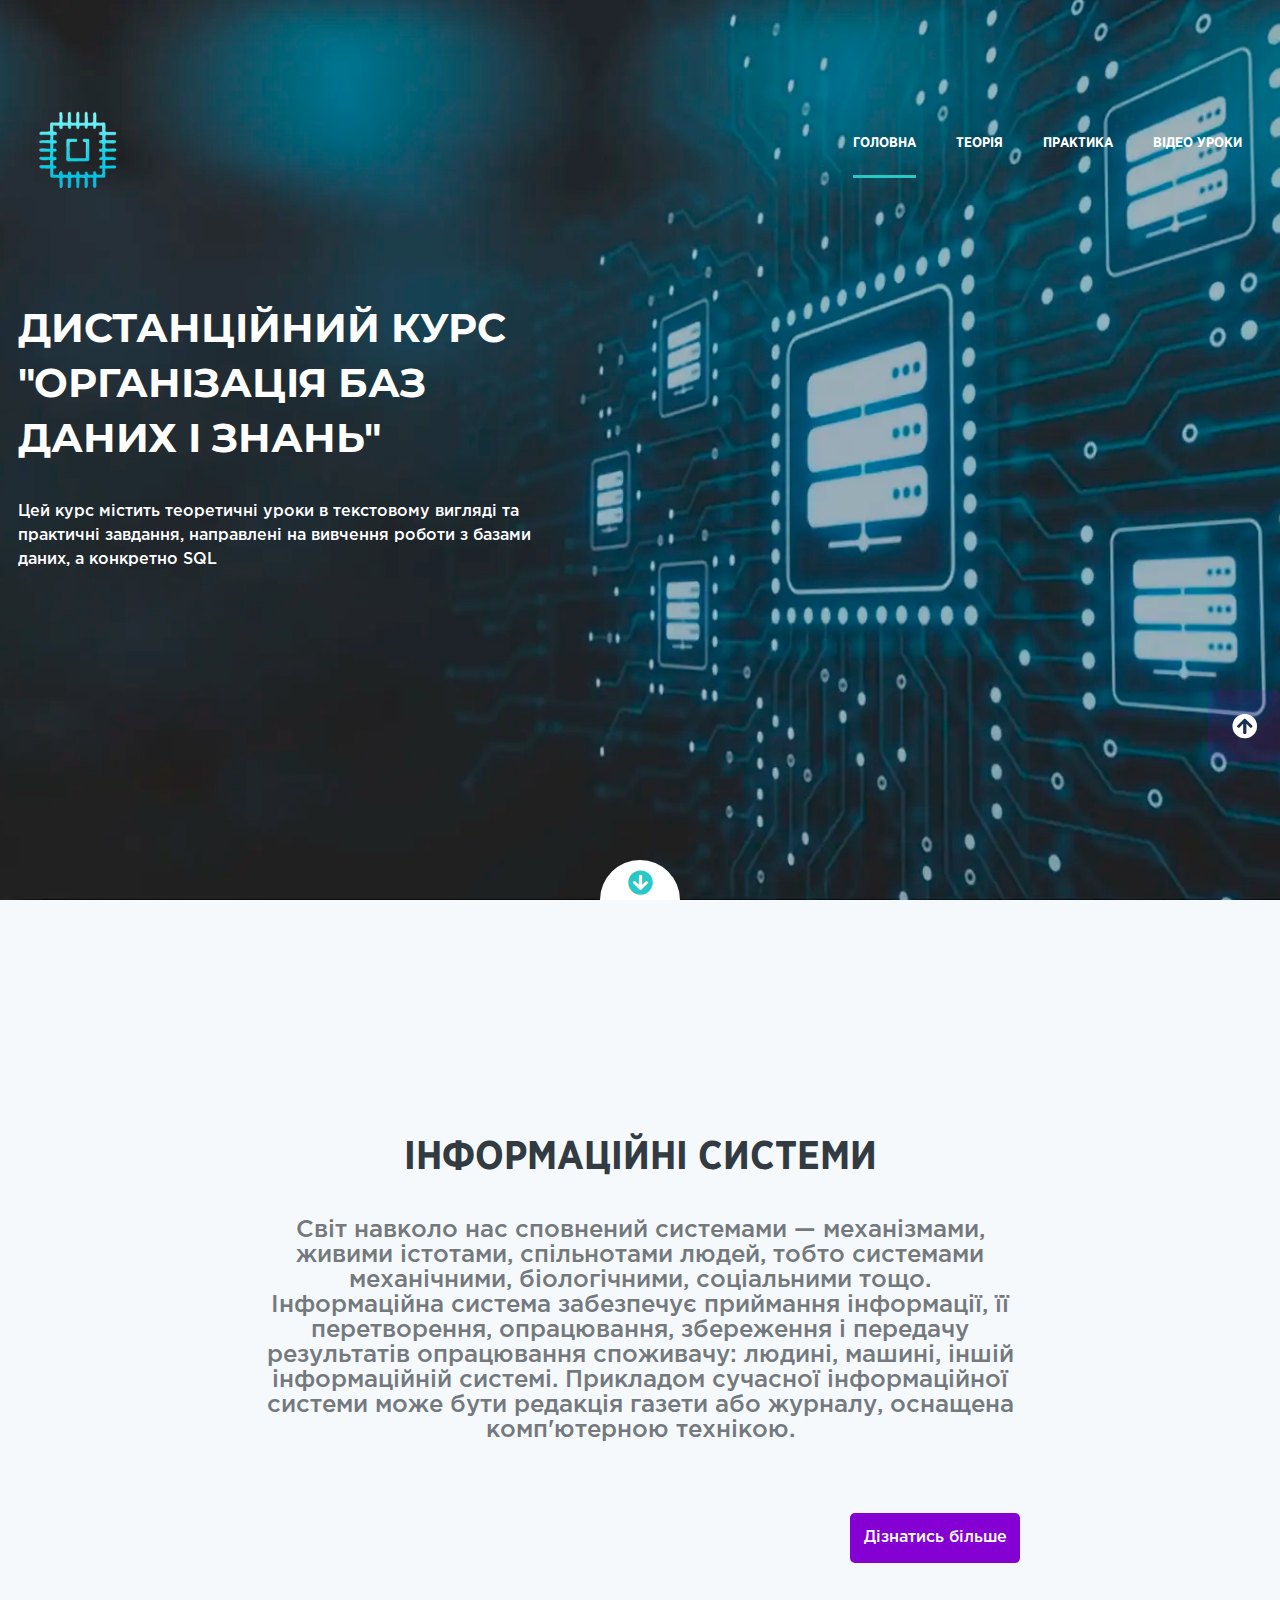
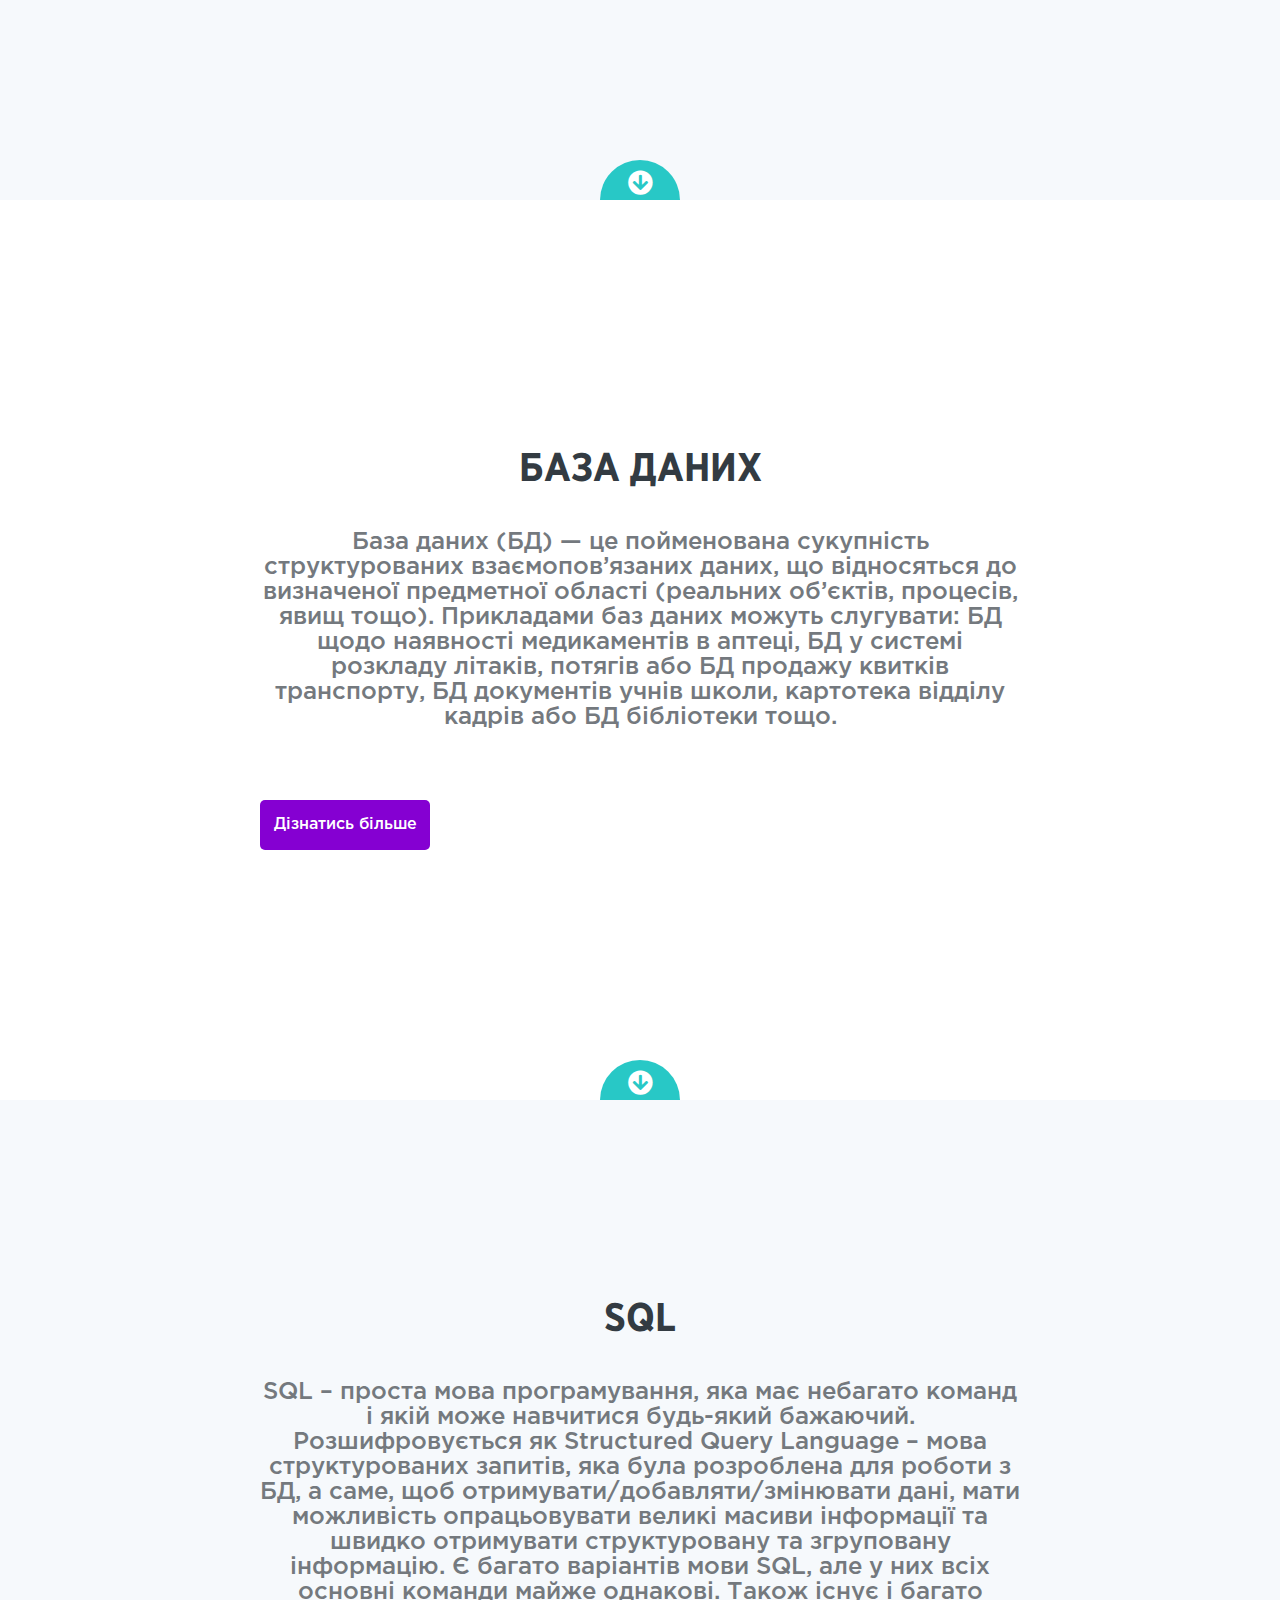
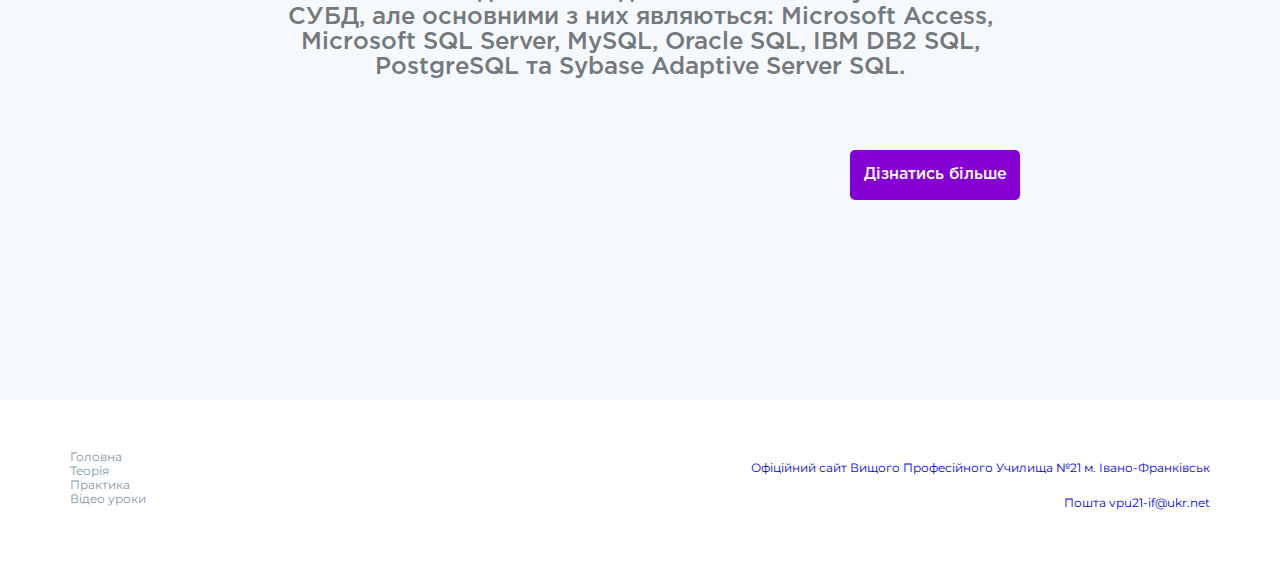
<file: index.html>
<!DOCTYPE html>
<html lang="ua">
<head>
    <meta charset="UTF-8">
    <meta http-equiv="X-UA-Compatible" content="IE=edge">
    <meta name="viewport" content="width=device-width, initial-scale=1.0">
    <title>Уроки по SQL</title>
    <link rel="stylesheet" href="css/style.css">
    <link rel="stylesheet" href="fonts/fontawesome/css/all.css">
    <link rel="shortcut icon" href="image/1287883.ico"">
</head>
<body>
   <header id="up">
       <div class="limit">
            <nav>
                <div class="logo">
                    <img src="image/1287883.png" alt="logo">
                </div>
                <div class="burger">
                    <div class="btn">
                        <div class="line"></div>
                        <div class="line"></div>
                        <div class="line"></div>
                    </div>
                    <div class="link">
                        <p class="active"><a href="./index.html">Головна</a></p>
                        <p><a href="./theory.html">Теорія</a></p>
                        <p><a href="./practice.html">Практика</a></p>
                        <p><a href="./video.html">Відео уроки</a></p>
                    </div>
                </div>
                <div class="menu">
                    <div>
                        <p class="active"><a href="./index.html">Головна</a></p>
                        <p><a href="./theory.html">Теорія</a></p>
                        <p><a href="./practice.html">Практика</a></p>
                        <p><a href="./video.html">Відео уроки</a></p>
                    </div>
                </div>
            </nav>
            <div class="contentHeader">
                <div class="text">
                    <h1>Дистанційний курс "Організація баз даних і знань"</h1>
                    <p>Цей курс містить теоретичні уроки в текстовому вигляді та практичні завдання, направлені на вивчення роботи з базами даних, а конкретно SQL</p>
                </div>
                <div class="scrollDown">
                    <a href="#systemIt">
                        <i class="fas fa-arrow-circle-right"></i>
                    </a>
                </div>
            </div>
       </div>
   </header>
   <main>
       <div id="systemIt">
            <div class="limit">
                <h2>ІНФОРМАЦІЙНІ СИСТЕМИ</h2>
                <p>Світ навколо нас сповнений системами — механізмами, живими істотами,
                    спільнотами людей, тобто системами механічними, біологічними, соціальними
                    тощо.
                    Інформаційна система забезпечує приймання інформації, її перетворення,
                    опрацювання, збереження і передачу результатів опрацювання споживачу:
                    людині, машині, іншій інформаційній системі. Прикладом сучасної
                    інформаційної системи може бути редакція газети або журналу, оснащена
                    комп'ютерною технікою.</p>
                <div class="teh">
                    <div class="button">
                        <a href="./theory.html">Дізнатись більше</a>
                    </div>
                </div>
                <div class="scrollDown">
                    <a href="#BDIt">
                        <i class="fas fa-arrow-circle-right"></i>
                    </a>
                </div>
            </div>
       </div>
       <div id="BDIt">
            <div class="limit">
                <h2>База даних</h2>
                <p>
                    База даних (БД) — це пойменована сукупність структурованих
                    взаємопов’язаних даних, що відносяться до визначеної предметної області
                    (реальних об’єктів, процесів, явищ тощо). Прикладами баз даних можуть
                    слугувати: БД щодо наявності медикаментів в аптеці, БД у системі розкладу
                    літаків, потягів або БД продажу квитків транспорту, БД документів учнів
                    школи, картотека відділу кадрів або БД бібліотеки тощо.
                </p>
                <div class="teh">
                    <div class="button">
                        <a href="./theory.html">Дізнатись більше</a>
                    </div>
                </div>
                <div class="scrollDown">
                    <a href="#sqlIt">
                        <i class="fas fa-arrow-circle-right"></i>
                    </a>
                </div>
            </div>
       </div>
       <div id="sqlIt"> 
            <div class="limit">
                <h2>SQL</h2>
                <p>
                    SQL – проста мова програмування, яка має небагато команд і якій може
                    навчитися будь-який бажаючий. Розшифровується як Structured Query
                    Language – мова структурованих запитів, яка була розроблена для роботи з БД,
                    а саме, щоб отримувати/добавляти/змінювати дані, мати можливість
                    опрацьовувати великі масиви інформації та швидко отримувати структуровану
                    та згруповану інформацію. Є багато варіантів мови SQL, але у них всіх основні
                    команди майже однакові. Також існує і багато СУБД, але основними з них
                    являються: Microsoft Access, Microsoft SQL Server, MySQL, Oracle SQL, IBM
                    DB2 SQL, PostgreSQL та Sybase Adaptive Server SQL.
                </p>
                <div class="teh">
                    <div class="button">
                        <a href="./theory.html">Дізнатись більше</a>
                    </div>
                </div>
            </div>
       </div>
   </main>
   <footer>
       <div class="limit">
           <div class="linkFooter">
                <div>
                    <p><a href="./index.html">Головна</a></p>
                    <p><a href="./theory.html">Теорія</a></p>
                    <p><a href="./practice.html">Практика</a></p>
                    <p><a href="./video.html">Відео уроки</a></p>
                </div>
                <div>
                    <p><a href="https://vpu21.if.ua/">Офіційний сайт Вищого Професійного Училища №21 м. Івано-Франківськ</a></p>
                    <p><a href="mailto:vpu21-if@ukr.net" target="_blank">Пошта vpu21-if@ukr.net</a></p>
                </div>
           </div>
       </div>
   </footer>
   <div class="elevatorUp">
        <div class="btn">
            <a href="#up">
                <i class="fas fa-arrow-circle-right"></i>
            </a>
        </div>
   </div>
   <script src="js/script.js"></script>
</body>
</html>
</file>
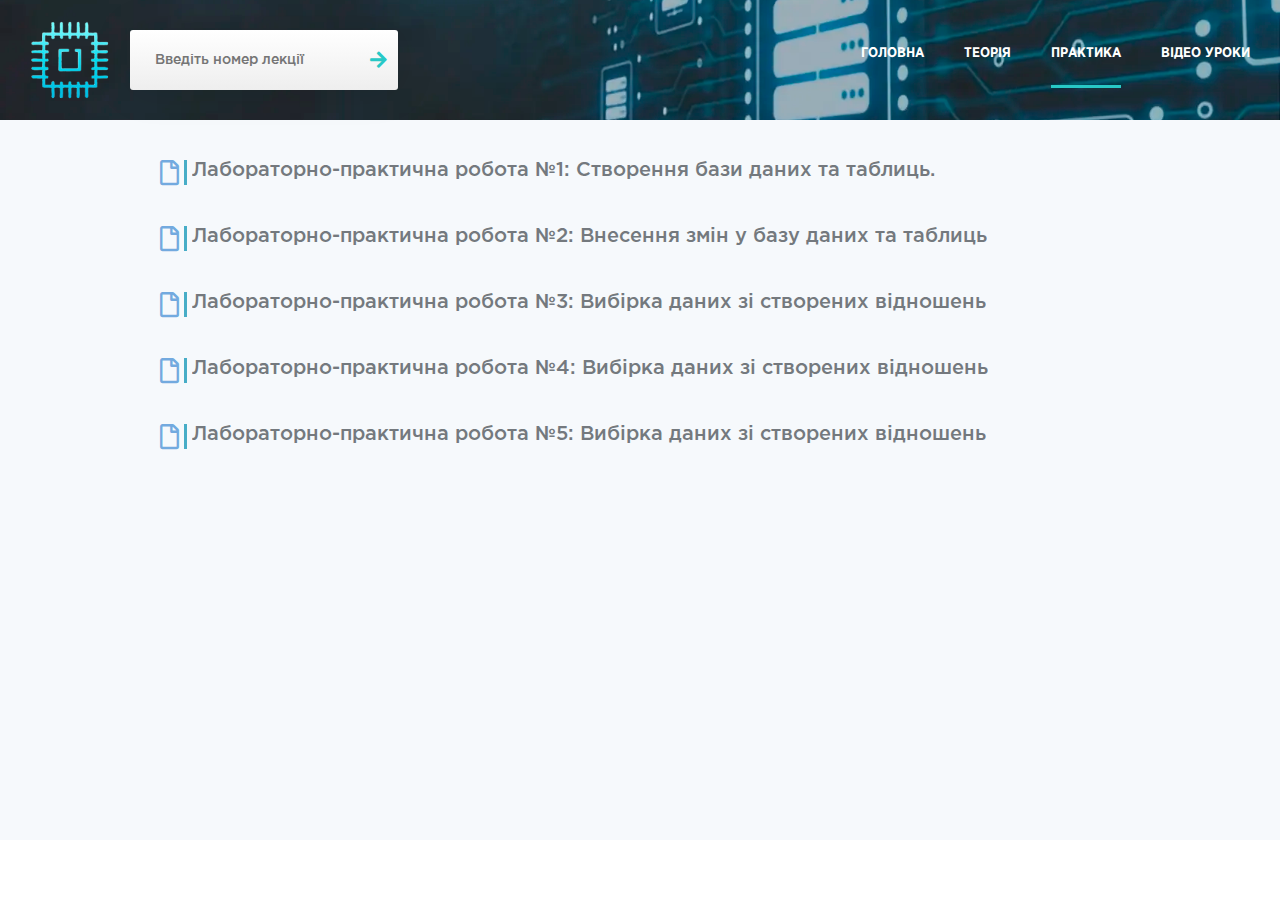
<file: practice.html>
<!DOCTYPE html>
<html lang="ru">
<head>
    <meta charset="UTF-8">
    <meta http-equiv="X-UA-Compatible" content="IE=edge">
    <meta name="viewport" content="width=device-width, initial-scale=1.0">
    <title>Практика SQL</title>
    <link rel="stylesheet" href="css/styleTheoryPractice.css">
    <link rel="stylesheet" href="fonts/fontawesome/css/all.css">
    <link rel="shortcut icon" href="image/1287883.ico"">
</head>
<body>
    <header>
        <div class="limit">
             <nav>
                 <div class="logo">
                     <img src="image/1287883.png" alt="logo">
                 </div>
                 <div class="search">
                     <form action="">
                        <input autocomplete="off" placeholder="Введіть номер лекції" type="text" name="text" id="">
                        <button type="submit"><i class="fas fa-arrow-right"></i></button> 
                     </form>
                </div>
                <div class="burger">
                    <div class="btn">
                        <div class="line"></div>
                        <div class="line"></div>
                        <div class="line"></div>
                    </div>
                    <div class="link">
                        <p class="active"><a href="./index.html">Головна</a></p>
                        <p><a href="./theory.html">Теорія</a></p>
                        <p><a href="./practice.html">Практика</a></p>
                        <p><a href="./video.html">Відео уроки</a></p>
                    </div>
                </div>
                 <div class="menu">
                     <div>
                         <p><a href="./index.html">Головна</a></p>
                         <p><a href="./theory.html">Теорія</a></p>
                         <p class="active"><a href="./practice.html">Практика</a></p>
                         <p><a href="./video.html">Відео уроки</a></p>
                     </div>
                 </div>
             </nav>
        </div>
    </header>
    <main>
        <div class="limit">
            
        </div>
    </main>
    <div class="modalLesson">
        <div class="header">
            <div class="close"><i class="fas fa-arrow-left"></i> Назад</div>
            <div class="download"><a href="" rel="nofollow" target="_blank">Скачать <i class="fas fa-file-download"></i></a></div>
            <div class="tehHide"></div>
        </div>
        <img src="./image/load.gif" alt="">
        <div class="content"></div>
    </div>
   <script src="js/script.js"></script>
</body>
</html>
</file>
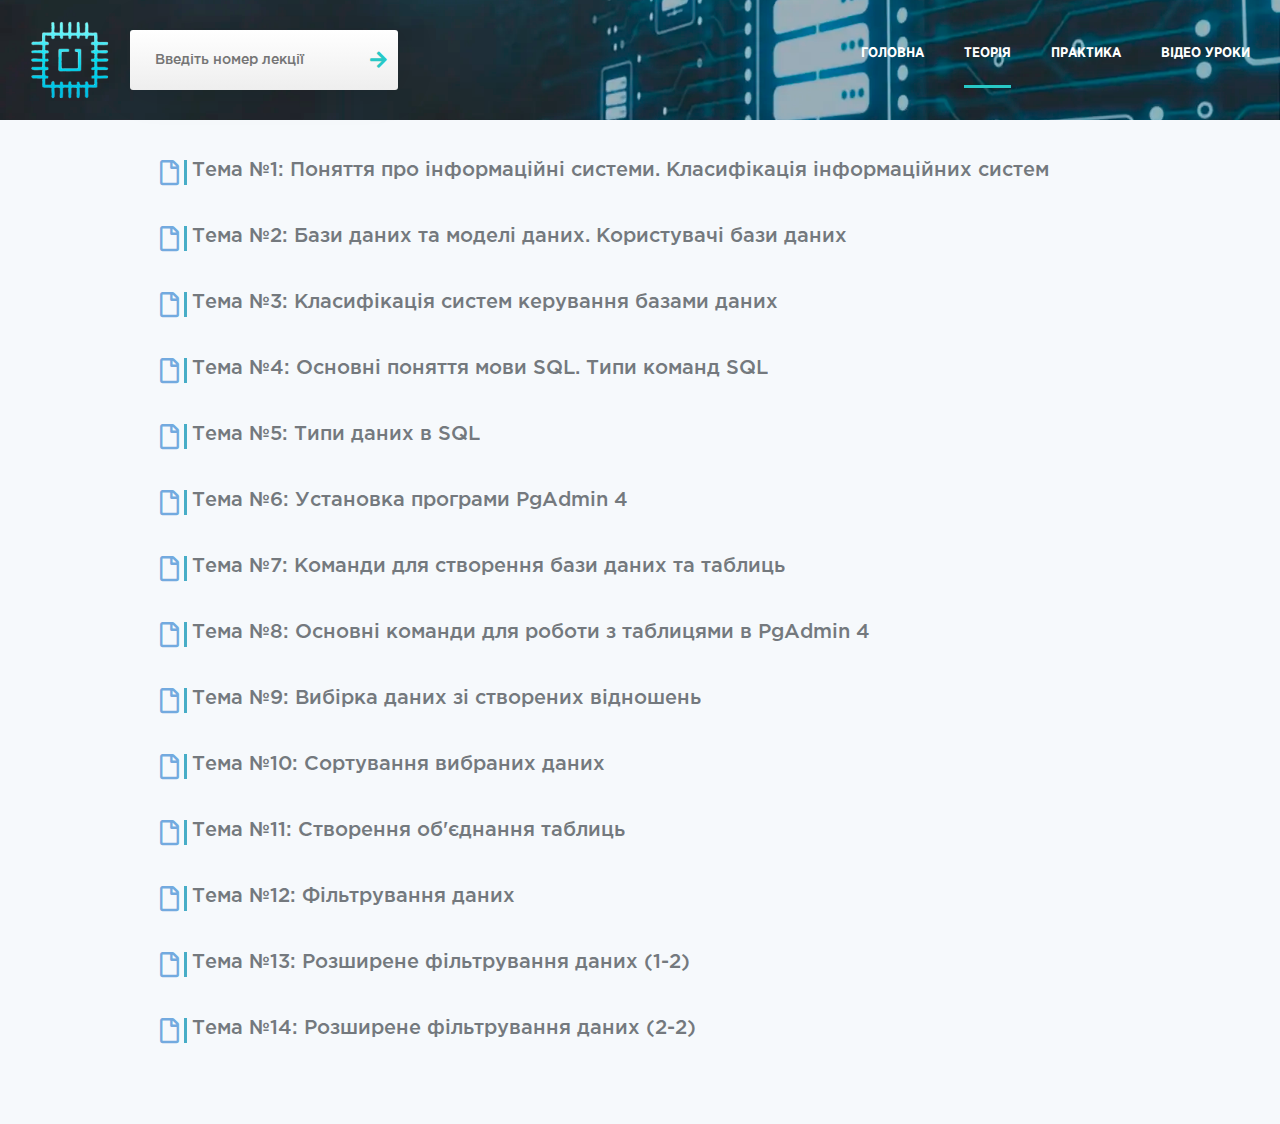
<file: theory.html>
<!DOCTYPE html>
<html lang="ru">
<head>
    <meta charset="UTF-8">
    <meta http-equiv="X-UA-Compatible" content="IE=edge">
    <meta name="viewport" content="width=device-width, initial-scale=1.0">
    <title>Теорія SQL</title>
    <link rel="stylesheet" href="css/styleTheoryPractice.css">
    <link rel="stylesheet" href="fonts/fontawesome/css/all.css">
    <link rel="shortcut icon" href="image/1287883.ico"">
</head>
<body>
    <header>
        <div class="limit">
             <nav>
                 <div class="logo">
                     <img src="image/1287883.png" alt="logo">
                 </div>
                 <div class="search">
                     <form action="">
                        <input autocomplete="off" placeholder="Введіть номер лекції" type="text" name="text" id="">
                        <button type="submit"><i class="fas fa-arrow-right"></i></button> 
                     </form>
                </div>
                <div class="burger">
                    <div class="btn">
                        <div class="line"></div>
                        <div class="line"></div>
                        <div class="line"></div>
                    </div>
                    <div class="link">
                        <p class="active"><a href="./index.html">Головна</a></p>
                        <p><a href="./theory.html">Теорія</a></p>
                        <p><a href="./practice.html">Практика</a></p>
                        <p><a href="./video.html">Відео уроки</a></p>
                    </div>
                </div>
                 <div class="menu">
                     <div>
                         <p><a href="./index.html">Головна</a></p>
                         <p class="active"><a href="./theory.html">Теорія</a></p>
                         <p><a href="./practice.html">Практика</a></p>
                         <p><a href="./video.html">Відео уроки</a></p>
                     </div>
                 </div>
             </nav>
        </div>
    </header>
    <main>
        <div class="limit">
            
        </div>
    </main>
    <div class="modalLesson">
        <div class="header">
            <div class="close"><i class="fas fa-arrow-left"></i> Назад</div>
            <div class="download"><a href="" rel="nofollow" target="_blank">Скачать <i class="fas fa-file-download"></i></a></div>
            <div class="tehHide"></div>
        </div>
        <img src="./image/load.gif" alt="">
        <div class="content"></div>
    </div>
   <script src="js/script.js"></script>
</body>
</html>
</file>
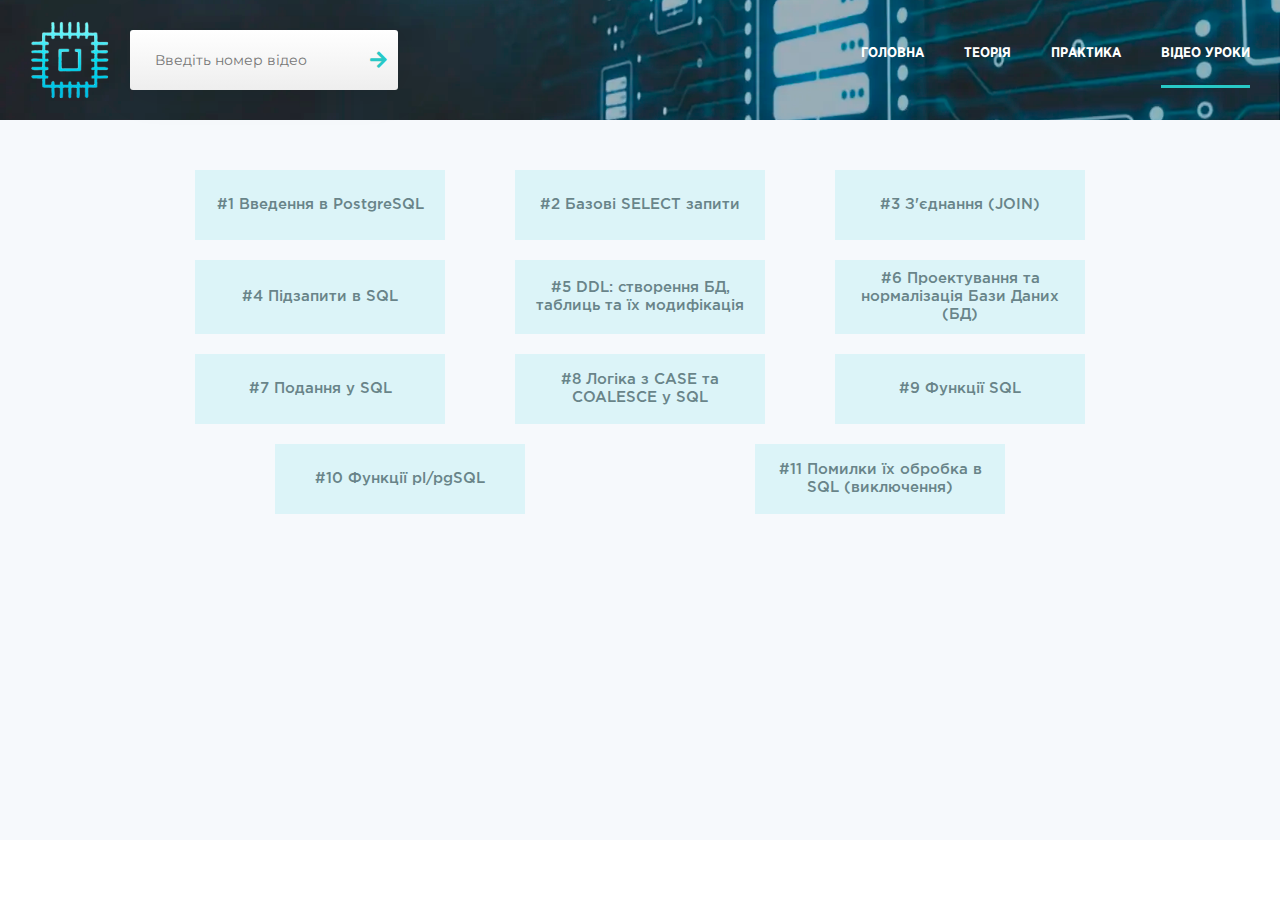
<file: video.html>
<!DOCTYPE html>
<html lang="en">
<head>
    <meta charset="UTF-8">
    <meta http-equiv="X-UA-Compatible" content="IE=edge">
    <meta name="viewport" content="width=device-width, initial-scale=1.0">
    <title>Відео уроки по SQL</title>
    <link rel="stylesheet" href="css/video.css">
    <link rel="stylesheet" href="fonts/fontawesome/css/all.css">
    <link rel="shortcut icon" href="image/1287883.ico"">
</head>
<body>
    <header>
        <div class="limit">
             <nav>
                 <div class="logo">
                     <img src="image/1287883.png" alt="logo">
                 </div>
                 <div class="search">
                    <form action="">
                        <input autocomplete="off" placeholder="Введіть номер відео" type="text" name="text" id="">
                        <button type="submit"><i class="fas fa-arrow-right"></i></button> 
                    </form>
                </div>
                <div class="burger">
                    <div class="btn">
                        <div class="line"></div>
                        <div class="line"></div>
                        <div class="line"></div>
                    </div>
                    <div class="link">
                        <p class="active"><a href="./index.html">Головна</a></p>
                        <p><a href="./theory.html">Теорія</a></p>
                        <p><a href="./practice.html">Практика</a></p>
                        <p><a href="./video.html">Відео уроки</a></p>
                    </div>
                </div>
                 <div class="menu">
                     <div>
                         <p><a href="./index.html">Головна</a></p>
                         <p><a href="./theory.html">Теорія</a></p>
                         <p><a href="./practice.html">Практика</a></p>
                         <p class="active"><a href="./video.html">Відео уроки</a></p>
                     </div>
                 </div>
             </nav>
        </div>
    </header>
    <main>
        <div class="limit">
        </div>
    </main>
    <div class="modalLesson">
        <div class="header">
            <div class="close"><i class="fas fa-arrow-left"></i> Назад</div>
            <div class="tehHide"></div>
        </div>
        <img src="./image/load.gif" alt="">
        <div class="content">
            <div id="frame"></div>
        </div>
    </div>
    <script src="js/script.js"></script>
</body>
</html>
</file>
<file: css/style.css>
@charset "UTF-8";
/*Обнуление*/
@import url("https://fonts.googleapis.com/css2?family=Fira+Sans:wght@700&family=Montserrat:wght@400;700&display=swap");
* {
  padding: 0;
  margin: 0;
  border: 0;
}

*, *:before, *:after {
  -webkit-box-sizing: border-box;
  box-sizing: border-box;
}

:focus, :active {
  outline: none;
}

a:focus, a:active {
  outline: none;
}

nav, footer, header, aside {
  display: block;
}

html, body {
  font-size: 100%;
  line-height: 1;
  font-size: 14px;
  -ms-text-size-adjust: 100%;
  -moz-text-size-adjust: 100%;
  -webkit-text-size-adjust: 100%;
}

input, button, textarea {
  font-family: inherit;
}

input::-ms-clear {
  display: none;
}

button {
  cursor: pointer;
}

button::-moz-focus-inner {
  padding: 0;
  border: 0;
}

a, a:visited {
  text-decoration: none;
}

a:hover {
  text-decoration: none;
}

ul li {
  list-style: none;
}

img {
  vertical-align: top;
}

h1, h2, h3, h4, h5, h6 {
  font-size: inherit;
  font-weight: 400;
}

/*--------------------*/
@font-face {
  font-family: 'Gotham';
  src: url("../fonts/Gotham/GothamProNarrow-Bold.eot");
  src: local("☺"), url("../fonts/Gotham/GothamProNarrow-Bold.woff") format("woff"), url("../fonts/Gotham/GothamProNarrow-Bold.ttf") format("truetype"), url("../fonts/Gotham/GothamProNarrow-Bold.svg") format("svg");
  font-weight: bold;
  font-style: normal;
}

@font-face {
  font-family: 'Gotham';
  src: url("../fonts/Gotham/GothaProMed.eot");
  src: local("☺"), url("../fonts/Gotham/GothaProMed.woff") format("woff"), url("../fonts/Gotham/GothaProMed.ttf") format("truetype"), url("../fonts/Gotham/GothaProMed.svg") format("svg");
  font-weight: 500;
  font-style: normal;
}

body {
  position: relative;
}

body header {
  min-height: 100vh;
  background-image: url("../image/fon.webp");
  background-repeat: no-repeat;
  background-size: cover;
  background-position: center center;
  position: relative;
}

body header .limit {
  max-width: 1390px;
  height: 100%;
  margin: 0 auto;
  padding: 90px 18px 0;
}

@media (max-width: 1200px) {
  body header .limit {
    padding: 30px 18px 20px;
  }
}

body header .limit nav {
  display: -webkit-box;
  display: -ms-flexbox;
  display: flex;
  -webkit-box-pack: justify;
      -ms-flex-pack: justify;
          justify-content: space-between;
  margin: 0 0 10vh;
}

body header .limit nav .logo {
  width: 120px;
}

body header .limit nav .logo img {
  width: 100%;
}

body header .limit nav .burger {
  display: none;
}

@media (max-width: 600px) {
  body header .limit nav .burger {
    display: -webkit-box;
    display: -ms-flexbox;
    display: flex;
    -webkit-box-orient: vertical;
    -webkit-box-direction: normal;
        -ms-flex-direction: column;
            flex-direction: column;
    -webkit-box-pack: center;
        -ms-flex-pack: center;
            justify-content: center;
  }
}

body header .limit nav .burger .btn {
  display: -webkit-box;
  display: -ms-flexbox;
  display: flex;
  -webkit-box-orient: vertical;
  -webkit-box-direction: normal;
      -ms-flex-direction: column;
          flex-direction: column;
  -webkit-box-pack: justify;
      -ms-flex-pack: justify;
          justify-content: space-between;
  height: 27px;
  position: fixed;
  right: 20px;
  z-index: 1000;
}

body header .limit nav .burger .btn .line {
  width: 30px;
  height: 4px;
  background-color: #62d0e4;
  -webkit-transition: .3s;
  transition: .3s;
}

body header .limit nav .burger .link {
  display: none;
  -webkit-box-orient: vertical;
  -webkit-box-direction: normal;
      -ms-flex-direction: column;
          flex-direction: column;
  -webkit-box-pack: center;
      -ms-flex-pack: center;
          justify-content: center;
  -webkit-box-align: center;
      -ms-flex-align: center;
          align-items: center;
  position: fixed;
  left: 0;
  top: 0;
  z-index: 800;
  width: 100%;
  height: 100vh;
  background-color: #1c242ad0;
  padding: 8px 25px 20px;
  -webkit-transition: .3s;
  transition: .3s;
}

body header .limit nav .burger .link p {
  margin: 10px 0;
}

body header .limit nav .burger .link p a {
  color: #ffffff;
  font-family: "Gotham";
  font-size: 14px;
  font-weight: 400;
  text-transform: uppercase;
  letter-spacing: 1.4px;
  -webkit-transition: color .3s linear;
  transition: color .3s linear;
}

body header .limit nav .burger .link p a:hover {
  color: #bb9c66;
}

body header .limit nav .active .btn .line:nth-child(1) {
  -webkit-transform: rotateZ(-45deg) translateX(-9px) translateY(8px);
          transform: rotateZ(-45deg) translateX(-9px) translateY(8px);
}

body header .limit nav .active .btn .line:nth-child(2) {
  -webkit-transform: rotateZ(45deg);
          transform: rotateZ(45deg);
}

body header .limit nav .active .btn .line:nth-child(3) {
  -webkit-transform: rotateZ(-45deg) translateX(8px) translateY(-8px);
          transform: rotateZ(-45deg) translateX(8px) translateY(-8px);
}

body header .limit nav .active .link {
  display: -webkit-box;
  display: -ms-flexbox;
  display: flex;
}

body header .limit nav .menu {
  display: -webkit-box;
  display: -ms-flexbox;
  display: flex;
  padding: 0 0 15px;
}

@media (max-width: 600px) {
  body header .limit nav .menu {
    display: none;
  }
}

body header .limit nav .menu div {
  display: -webkit-box;
  display: -ms-flexbox;
  display: flex;
  -webkit-box-align: center;
      -ms-flex-align: center;
          align-items: center;
}

body header .limit nav .menu div p {
  position: relative;
  margin: 0 20px;
}

body header .limit nav .menu div p::after {
  position: absolute;
  bottom: -200%;
  left: 0;
  content: "";
  width: 100%;
  height: 3px;
  background-color: #28c8c6;
  -webkit-transition: .4s transform;
  transition: .4s transform;
  -webkit-transform: scaleX(0);
          transform: scaleX(0);
  -webkit-transform-origin: right;
          transform-origin: right;
}

body header .limit nav .menu div p:hover::after {
  -webkit-transform: scaleX(1);
          transform: scaleX(1);
  -webkit-transform-origin: left;
          transform-origin: left;
}

body header .limit nav .menu div p a {
  color: #ffffff;
  font-family: "Gotham";
  font-size: 14px;
  font-weight: 700;
  text-transform: uppercase;
}

body header .limit nav .menu div .active::after {
  -webkit-transform: scaleX(1);
          transform: scaleX(1);
  -webkit-transform-origin: left;
          transform-origin: left;
}

body header .limit nav .menu i {
  margin-left: 10px;
}

body header .limit .contentHeader .text {
  max-width: 530px;
}

body header .limit .contentHeader .text h1 {
  color: #ffffff;
  font-family: "Montserrat", sans-serif;
  font-size: 40px;
  font-weight: 700;
  line-height: 55px;
  text-transform: uppercase;
  margin: 0 0 35px;
}

@media (max-width: 500px) {
  body header .limit .contentHeader .text h1 {
    font-size: 25px;
    line-height: 35px;
  }
}

body header .limit .contentHeader .text p {
  color: #ffffff;
  font-family: "Gotham";
  font-size: 16px;
  font-weight: 500;
  line-height: 24px;
  margin: 0 0 25px;
}

body header .limit .contentHeader .scrollDown {
  position: absolute;
  left: 0;
  right: 0;
  bottom: -40px;
  margin: 0 auto;
  width: 80px;
  height: 80px;
  border-radius: 50%;
  background-color: white;
  cursor: pointer;
  z-index: 100;
}

body header .limit .contentHeader .scrollDown a {
  display: inline-block;
  text-align: center;
  margin-top: 10px;
  width: 100%;
  height: 100%;
}

body header .limit .contentHeader .scrollDown a i {
  font-size: 25px;
  color: #28c8c6;
  -webkit-transform: rotateZ(90deg);
          transform: rotateZ(90deg);
}

body main #systemIt {
  display: -webkit-box;
  display: -ms-flexbox;
  display: flex;
  -webkit-box-pack: end;
      -ms-flex-pack: end;
          justify-content: flex-end;
  position: relative;
  z-index: 100;
  background-color: #f6f9fc;
  background-image: url(../image/box_dataportal_1.jpg);
  background-repeat: no-repeat;
  background-size: contain;
}

body main #systemIt .limit {
  display: -webkit-box;
  display: -ms-flexbox;
  display: flex;
  -webkit-box-orient: vertical;
  -webkit-box-direction: normal;
      -ms-flex-direction: column;
          flex-direction: column;
  -webkit-box-pack: center;
      -ms-flex-pack: center;
          justify-content: center;
  max-width: 800px;
  padding: 40px 20px;
  margin: 0 60px 0 0;
  text-align: center;
  min-height: 100vh;
}

body main #systemIt .limit h2 {
  color: #333b42;
  font-family: "Gotham";
  font-size: 40px;
  font-weight: 700;
  text-transform: uppercase;
  margin: 0 0 40px 0;
}

body main #systemIt .limit p {
  max-width: 800px;
  color: #74797e;
  font-family: "Gotham";
  font-size: 24px;
  font-weight: 500;
  line-height: 25px;
  margin: 0 0 70px 0;
}

body main #BDIt {
  display: -webkit-box;
  display: -ms-flexbox;
  display: flex;
  -webkit-box-pack: start;
      -ms-flex-pack: start;
          justify-content: flex-start;
  position: relative;
  z-index: 101;
  background-color: #ffffff;
  background-image: url("../image/big-data.png");
  background-repeat: no-repeat;
  background-size: 40%;
  background-position: right;
}

body main #BDIt .limit {
  display: -webkit-box;
  display: -ms-flexbox;
  display: flex;
  -webkit-box-orient: vertical;
  -webkit-box-direction: normal;
      -ms-flex-direction: column;
          flex-direction: column;
  -webkit-box-pack: center;
      -ms-flex-pack: center;
          justify-content: center;
  max-width: 800px;
  padding: 40px 20px;
  margin: 0 0 0 60px;
  text-align: center;
  min-height: 100vh;
}

body main #BDIt .limit h2 {
  color: #333b42;
  font-family: "Gotham";
  font-size: 40px;
  font-weight: 700;
  text-transform: uppercase;
  margin: 0 0 40px 0;
}

body main #BDIt .limit p {
  max-width: 800px;
  color: #74797e;
  font-family: "Gotham";
  font-size: 24px;
  font-weight: 500;
  line-height: 25px;
  margin: 0 0 70px 0;
}

body main #BDIt .limit .teh {
  -webkit-box-pack: start;
      -ms-flex-pack: start;
          justify-content: flex-start;
}

body main #sqlIt {
  display: -webkit-box;
  display: -ms-flexbox;
  display: flex;
  -webkit-box-pack: end;
      -ms-flex-pack: end;
          justify-content: flex-end;
  position: relative;
  z-index: 101;
  background-color: #f6f9fc;
  background-image: url("../image/cropped-SQL2019-1.png");
  background-repeat: no-repeat;
  background-size: 30%;
  background-position: 50px;
}

body main #sqlIt .limit {
  display: -webkit-box;
  display: -ms-flexbox;
  display: flex;
  -webkit-box-orient: vertical;
  -webkit-box-direction: normal;
      -ms-flex-direction: column;
          flex-direction: column;
  -webkit-box-pack: center;
      -ms-flex-pack: center;
          justify-content: center;
  max-width: 800px;
  padding: 40px 20px;
  margin: 0 60px 0 0;
  text-align: center;
  min-height: 100vh;
}

body main #sqlIt .limit h2 {
  color: #333b42;
  font-family: "Gotham";
  font-size: 40px;
  font-weight: 700;
  text-transform: uppercase;
  margin: 0 0 40px 0;
}

body main #sqlIt .limit p {
  max-width: 800px;
  color: #74797e;
  font-family: "Gotham";
  font-size: 24px;
  font-weight: 500;
  line-height: 25px;
  margin: 0 0 70px 0;
}

@media (max-width: 1350px) {
  body main #systemIt, body main #BDIt, body main #sqlIt {
    background-image: unset;
    -webkit-box-pack: center;
        -ms-flex-pack: center;
            justify-content: center;
  }
  body main #systemIt .limit, body main #BDIt .limit, body main #sqlIt .limit {
    margin: 0 0 0 0;
  }
}

@media (max-width: 500px) {
  body main #systemIt .limit h2, body main #BDIt .limit h2, body main #sqlIt .limit h2 {
    font-size: 30px;
  }
  body main #systemIt .limit p, body main #BDIt .limit p, body main #sqlIt .limit p {
    font-size: 20px;
    text-align: left;
  }
}

@media (max-width: 360px) {
  body main #systemIt .limit h2, body main #BDIt .limit h2, body main #sqlIt .limit h2 {
    font-size: 25px;
  }
  body main #systemIt .limit p, body main #BDIt .limit p, body main #sqlIt .limit p {
    font-size: 15px;
    text-align: left;
  }
}

body footer .limit {
  display: -webkit-box;
  display: -ms-flexbox;
  display: flex;
  -webkit-box-pack: end;
      -ms-flex-pack: end;
          justify-content: flex-end;
  -webkit-box-orient: vertical;
  -webkit-box-direction: normal;
      -ms-flex-direction: column;
          flex-direction: column;
  height: 100%;
  max-width: 1180px;
  margin: 0 auto;
  padding: 50px 20px 50px;
}

body footer .limit .linkFooter {
  display: -webkit-box;
  display: -ms-flexbox;
  display: flex;
  -webkit-box-pack: justify;
      -ms-flex-pack: justify;
          justify-content: space-between;
}

@media (max-width: 660px) {
  body footer .limit .linkFooter {
    -webkit-box-orient: vertical;
    -webkit-box-direction: normal;
        -ms-flex-direction: column;
            flex-direction: column;
  }
}

body footer .limit .linkFooter div:first-child {
  width: 100px;
  -ms-flex-negative: 0;
      flex-shrink: 0;
  margin-right: 80px;
}

@media (max-width: 660px) {
  body footer .limit .linkFooter div:first-child {
    display: -webkit-box;
    display: -ms-flexbox;
    display: flex;
    -webkit-box-pack: justify;
        -ms-flex-pack: justify;
            justify-content: space-between;
    margin-right: 0;
  }
}

body footer .limit .linkFooter div:first-child p a {
  color: #8297a7;
  font-family: "Montserrat", sans-serif;
  font-size: 12px;
}

body footer .limit .linkFooter > div:last-child p {
  text-align: right;
  color: #8297a7;
  font-family: "Montserrat", sans-serif;
  font-size: 12px;
  font-weight: 400;
  line-height: 35px;
}

body footer .limit .textFooter p {
  color: #8297a7;
  font-family: "Montserrat", sans-serif;
  font-size: 12px;
  font-weight: 400;
  line-height: 35px;
}

body .elevatorUp {
  position: absolute;
  z-index: 110;
  padding-top: 680px;
  top: 0;
  right: 0px;
  width: 72px;
  height: 100%;
}

@media (max-width: 850px) {
  body .elevatorUp {
    display: none;
  }
}

body .elevatorUp .btn {
  position: -webkit-sticky;
  position: sticky;
  top: 100px;
  height: 72px;
  border-radius: 5px;
  background-color: #8500d21e;
  -webkit-transition: 0.4s;
  transition: 0.4s;
}

body .elevatorUp .btn:hover {
  background-color: #8500d2;
}

body .elevatorUp .btn a {
  display: -webkit-box;
  display: -ms-flexbox;
  display: flex;
  -webkit-box-align: center;
      -ms-flex-align: center;
          align-items: center;
  -webkit-box-pack: center;
      -ms-flex-pack: center;
          justify-content: center;
  margin-top: 10px;
  width: 100%;
  height: 100%;
}

body .elevatorUp .btn a i {
  font-size: 25px;
  color: #ffffff;
  -webkit-transform: rotateZ(-90deg);
          transform: rotateZ(-90deg);
}

body .teh {
  display: -webkit-box;
  display: -ms-flexbox;
  display: flex;
  -webkit-box-pack: end;
      -ms-flex-pack: end;
          justify-content: flex-end;
}

body .teh .button {
  width: 170px;
  height: 50px;
  border-radius: 5px;
  background-color: #8500d2;
}

body .teh .button a {
  display: -webkit-box;
  display: -ms-flexbox;
  display: flex;
  -webkit-box-align: center;
      -ms-flex-align: center;
          align-items: center;
  -webkit-box-pack: center;
      -ms-flex-pack: center;
          justify-content: center;
  height: 100%;
  width: 100%;
  color: #ffffff;
  font-family: "Gotham";
  font-size: 16px;
  font-weight: 500;
  line-height: 24px;
}

body .scrollDown {
  position: absolute;
  left: 0;
  right: 0;
  bottom: -40px;
  margin: 0 auto;
  width: 80px;
  height: 80px;
  background-color: #28c8c6;
  border-radius: 50%;
}

@media (max-width: 850px) {
  body .scrollDown {
    display: none;
  }
}

body .scrollDown a {
  display: inline-block;
  text-align: center;
  margin-top: 10px;
  width: 100%;
  height: 100%;
}

body .scrollDown a i {
  font-size: 25px;
  color: #ffffff;
  -webkit-transform: rotateZ(90deg);
          transform: rotateZ(90deg);
}
</file>
<file: css/styleTheoryPractice.css>
@charset "UTF-8";
/*Обнуление*/
@import url("https://fonts.googleapis.com/css2?family=Fira+Sans:wght@700&family=Montserrat:wght@400;700&display=swap");
* {
  padding: 0;
  margin: 0;
  border: 0;
}

*, *:before, *:after {
  -webkit-box-sizing: border-box;
  box-sizing: border-box;
}

:focus, :active {
  outline: none;
}

a:focus, a:active {
  outline: none;
}

nav, footer, header, aside {
  display: block;
}

html, body {
  font-size: 100%;
  line-height: 1;
  font-size: 14px;
  -ms-text-size-adjust: 100%;
  -moz-text-size-adjust: 100%;
  -webkit-text-size-adjust: 100%;
}

input, button, textarea {
  font-family: inherit;
}

input::-ms-clear {
  display: none;
}

button {
  cursor: pointer;
}

button::-moz-focus-inner {
  padding: 0;
  border: 0;
}

a, a:visited {
  text-decoration: none;
}

a:hover {
  text-decoration: none;
}

ul li {
  list-style: none;
}

img {
  vertical-align: top;
}

h1, h2, h3, h4, h5, h6 {
  font-size: inherit;
  font-weight: 400;
}

/*--------------------*/
@font-face {
  font-family: 'Gotham';
  src: url("../fonts/Gotham/GothamProNarrow-Bold.eot");
  src: local("☺"), url("../fonts/Gotham/GothamProNarrow-Bold.woff") format("woff"), url("../fonts/Gotham/GothamProNarrow-Bold.ttf") format("truetype"), url("../fonts/Gotham/GothamProNarrow-Bold.svg") format("svg");
  font-weight: bold;
  font-style: normal;
}

@font-face {
  font-family: 'Gotham';
  src: url("../fonts/Gotham/GothaProMed.eot");
  src: local("☺"), url("../fonts/Gotham/GothaProMed.woff") format("woff"), url("../fonts/Gotham/GothaProMed.ttf") format("truetype"), url("../fonts/Gotham/GothaProMed.svg") format("svg");
  font-weight: 500;
  font-style: normal;
}

body {
  position: relative;
}

body header {
  background-image: url("../image/fon.webp");
  background-repeat: no-repeat;
  background-size: cover;
  background-position: center center;
  position: relative;
}

body header .limit {
  max-width: 1390px;
  height: 120px;
  margin: 0 auto;
  padding: 0 10px 0;
}

@media (max-width: 480px) {
  body header .limit {
    padding: 30px 10px 0;
  }
}

body header .limit nav {
  display: -webkit-box;
  display: -ms-flexbox;
  display: flex;
  -webkit-box-pack: justify;
      -ms-flex-pack: justify;
          justify-content: space-between;
  -webkit-box-align: center;
      -ms-flex-align: center;
          align-items: center;
  margin: 0 0 10vh;
}

body header .limit nav .logo {
  width: 120px;
}

@media (max-width: 480px) {
  body header .limit nav .logo {
    display: none;
  }
}

body header .limit nav .logo img {
  width: 100%;
}

body header .limit nav .search {
  -webkit-box-flex: 1;
      -ms-flex-positive: 1;
          flex-grow: 1;
  max-width: 870px;
  position: relative;
}

body header .limit nav .search [type="text"] {
  width: 268px;
  height: 60px;
  -webkit-box-shadow: 0 0 40px rgba(0, 0, 0, 0.1);
          box-shadow: 0 0 40px rgba(0, 0, 0, 0.1);
  border-radius: 3px;
  background-image: -webkit-gradient(linear, left bottom, left top, from(#eeeeee), to(#ffffff));
  background-image: linear-gradient(to top, #eeeeee 0%, #ffffff 100%);
  color: #333333;
  font-family: "Gotham";
  font-size: 14px;
  font-weight: 400;
  padding: 0 70px 0 25px;
}

@media (max-width: 480px) {
  body header .limit nav .search [type="text"] {
    width: 200px;
  }
}

body header .limit nav .search button i {
  position: absolute;
  left: 240px;
  top: 20px;
  color: #28c8c6;
  font-size: 19px;
  -webkit-transform: rotateZ(90deg);
          transform: rotateZ(90deg);
  cursor: pointer;
}

@media (max-width: 480px) {
  body header .limit nav .search button i {
    left: 170px;
  }
}

body header .limit nav .search button:nth-child(2) i {
  -webkit-transform: rotateZ(0deg);
          transform: rotateZ(0deg);
}

body header .limit nav .burger {
  display: none;
}

@media (max-width: 900px) {
  body header .limit nav .burger {
    display: -webkit-box;
    display: -ms-flexbox;
    display: flex;
    -webkit-box-orient: vertical;
    -webkit-box-direction: normal;
        -ms-flex-direction: column;
            flex-direction: column;
    -webkit-box-pack: center;
        -ms-flex-pack: center;
            justify-content: center;
  }
}

body header .limit nav .burger .btn {
  display: -webkit-box;
  display: -ms-flexbox;
  display: flex;
  -webkit-box-orient: vertical;
  -webkit-box-direction: normal;
      -ms-flex-direction: column;
          flex-direction: column;
  -webkit-box-pack: justify;
      -ms-flex-pack: justify;
          justify-content: space-between;
  height: 27px;
  position: fixed;
  right: 20px;
  z-index: 1000;
}

body header .limit nav .burger .btn .line {
  width: 30px;
  height: 4px;
  background-color: #62d0e4;
  -webkit-transition: .3s;
  transition: .3s;
}

body header .limit nav .burger .link {
  display: none;
  -webkit-box-orient: vertical;
  -webkit-box-direction: normal;
      -ms-flex-direction: column;
          flex-direction: column;
  -webkit-box-pack: center;
      -ms-flex-pack: center;
          justify-content: center;
  -webkit-box-align: center;
      -ms-flex-align: center;
          align-items: center;
  position: fixed;
  left: 0;
  top: 0;
  z-index: 800;
  width: 100%;
  height: 100vh;
  background-color: #1c242ad0;
  padding: 8px 25px 20px;
  -webkit-transition: .3s;
  transition: .3s;
}

body header .limit nav .burger .link p {
  margin: 10px 0;
}

body header .limit nav .burger .link p a {
  color: #ffffff;
  font-family: "Gotham";
  font-size: 14px;
  font-weight: 400;
  text-transform: uppercase;
  letter-spacing: 1.4px;
  -webkit-transition: color .3s linear;
  transition: color .3s linear;
}

body header .limit nav .burger .link p a:hover {
  color: #bb9c66;
}

body header .limit nav .active .btn .line:nth-child(1) {
  -webkit-transform: rotateZ(-45deg) translateX(-9px) translateY(8px);
          transform: rotateZ(-45deg) translateX(-9px) translateY(8px);
}

body header .limit nav .active .btn .line:nth-child(2) {
  -webkit-transform: rotateZ(45deg);
          transform: rotateZ(45deg);
}

body header .limit nav .active .btn .line:nth-child(3) {
  -webkit-transform: rotateZ(-45deg) translateX(8px) translateY(-8px);
          transform: rotateZ(-45deg) translateX(8px) translateY(-8px);
}

body header .limit nav .active .link {
  display: -webkit-box;
  display: -ms-flexbox;
  display: flex;
}

body header .limit nav .menu {
  display: -webkit-box;
  display: -ms-flexbox;
  display: flex;
  padding: 0 0 15px;
}

@media (max-width: 900px) {
  body header .limit nav .menu {
    display: none;
  }
}

body header .limit nav .menu div {
  display: -webkit-box;
  display: -ms-flexbox;
  display: flex;
  -webkit-box-align: center;
      -ms-flex-align: center;
          align-items: center;
}

body header .limit nav .menu div p {
  position: relative;
  margin: 0 20px;
}

body header .limit nav .menu div p::after {
  position: absolute;
  bottom: -200%;
  left: 0;
  content: "";
  width: 100%;
  height: 3px;
  background-color: #28c8c6;
  -webkit-transition: .4s transform;
  transition: .4s transform;
  -webkit-transform: scaleX(0);
          transform: scaleX(0);
  -webkit-transform-origin: right;
          transform-origin: right;
}

body header .limit nav .menu div p:hover::after {
  -webkit-transform: scaleX(1);
          transform: scaleX(1);
  -webkit-transform-origin: left;
          transform-origin: left;
}

body header .limit nav .menu div p a {
  color: #ffffff;
  font-family: "Gotham";
  font-size: 14px;
  font-weight: 700;
  text-transform: uppercase;
}

body header .limit nav .menu div .active::after {
  -webkit-transform: scaleX(1);
          transform: scaleX(1);
  -webkit-transform-origin: left;
          transform-origin: left;
}

body header .limit nav .menu i {
  margin-left: 10px;
}

body main {
  min-height: 80vh;
  background-color: #f6f9fc;
}

body main .limit {
  max-width: 1000px;
  margin: 0 auto;
  padding: 40px 20px;
}

body main .limit .buttonLesson {
  display: -webkit-box;
  display: -ms-flexbox;
  display: flex;
  -webkit-box-align: start;
      -ms-flex-align: start;
          align-items: flex-start;
  background-repeat: no-repeat;
  background-size: cover;
  z-index: 2;
  padding-bottom: 6px;
}

@media (max-width: 900px) {
  body main .limit .buttonLesson {
    border-bottom: 3px solid #47adc7;
    margin-bottom: 8px;
  }
  body main .limit .buttonLesson:last-child {
    border-bottom: 0 solid #47adc7;
    margin-bottom: 0;
  }
}

body main .limit .buttonLesson i {
  font-size: 25px;
  display: inline-block;
  padding-right: 5px;
  margin-right: 5px;
  color: #5b9cdada;
  border-right: 3px solid #47adc7;
  -webkit-transition: .2s;
  transition: .2s;
}

body main .limit .buttonLesson:hover i {
  padding-bottom: 15px;
}

body main .limit .buttonLesson .link {
  height: 60px;
  overflow: auto;
}

body main .limit .buttonLesson .link a {
  display: block;
  cursor: pointer;
  color: #74797e;
  font-family: "Gotham";
  font-size: 20px;
  font-weight: 500;
  line-height: 20px;
}

@media (max-width: 680px) {
  body main .limit .buttonLesson .link a {
    font-size: 17px;
  }
}

@media (max-width: 480px) {
  body main .limit .buttonLesson .link a {
    font-size: 16px;
  }
}

body .modalLesson {
  position: relative;
  display: none;
  z-index: 20000;
  position: fixed;
  display: none;
  top: 0;
  bottom: 0;
  left: 0;
  right: 0;
  width: 100%;
  height: 100%;
  background-color: #000000bd;
  padding: 10px 0 0 0;
}

body .modalLesson .header {
  display: -webkit-box;
  display: -ms-flexbox;
  display: flex;
  -webkit-box-align: center;
      -ms-flex-align: center;
          align-items: center;
  -webkit-box-pack: justify;
      -ms-flex-pack: justify;
          justify-content: space-between;
  font-family: Arial, "Helvetica Neue", Helvetica, sans-serif;
  font-size: 20px;
  font-weight: 500;
}

body .modalLesson .header .close, body .modalLesson .header .download a {
  display: -webkit-box;
  display: -ms-flexbox;
  display: flex;
  -webkit-box-pack: justify;
      -ms-flex-pack: justify;
          justify-content: space-between;
  -webkit-box-align: center;
      -ms-flex-align: center;
          align-items: center;
  width: 80px;
  height: 40px;
  cursor: pointer;
  margin-left: 20px;
  color: #ffffff;
}

body .modalLesson .header .close i, body .modalLesson .header .download a i {
  display: inline-block;
  margin-left: 7px;
}

body .modalLesson .header .tehHide {
  width: 100px;
}

body .modalLesson .content {
  display: -webkit-box;
  display: -ms-flexbox;
  display: flex;
  -webkit-box-orient: vertical;
  -webkit-box-direction: normal;
      -ms-flex-direction: column;
          flex-direction: column;
  -webkit-box-pack: center;
      -ms-flex-pack: center;
          justify-content: center;
  padding: 0 0 0 50%;
  height: 100%;
}

body .modalLesson .content .error {
  color: #ffffff;
  font-family: Arial, "Helvetica Neue", Helvetica, sans-serif;
  font-size: 20px;
  font-weight: 500;
  -webkit-transform: translateX(-50%);
          transform: translateX(-50%);
  text-align: center;
}

body .modalLesson .content iframe {
  -webkit-transform: translateX(-50%);
          transform: translateX(-50%);
  width: 830px;
  height: 100%;
}

body .modalLesson img {
  position: absolute;
  width: 120px;
  margin: 0 auto;
  left: 0;
  right: 0;
  top: 50%;
  -webkit-transform: translateY(-50%);
          transform: translateY(-50%);
}
</file>
<file: css/video.css>
@charset "UTF-8";
/*Обнуление*/
@import url("https://fonts.googleapis.com/css2?family=Fira+Sans:wght@700&family=Montserrat:wght@400;700&display=swap");
* {
  padding: 0;
  margin: 0;
  border: 0;
}

*, *:before, *:after {
  -webkit-box-sizing: border-box;
  box-sizing: border-box;
}

:focus, :active {
  outline: none;
}

a:focus, a:active {
  outline: none;
}

nav, footer, header, aside {
  display: block;
}

html, body {
  font-size: 100%;
  line-height: 1;
  font-size: 14px;
  -ms-text-size-adjust: 100%;
  -moz-text-size-adjust: 100%;
  -webkit-text-size-adjust: 100%;
}

input, button, textarea {
  font-family: inherit;
}

input::-ms-clear {
  display: none;
}

button {
  cursor: pointer;
}

button::-moz-focus-inner {
  padding: 0;
  border: 0;
}

a, a:visited {
  text-decoration: none;
}

a:hover {
  text-decoration: none;
}

ul li {
  list-style: none;
}

img {
  vertical-align: top;
}

h1, h2, h3, h4, h5, h6 {
  font-size: inherit;
  font-weight: 400;
}

/*--------------------*/
@font-face {
  font-family: 'Gotham';
  src: url("../fonts/Gotham/GothamProNarrow-Bold.eot");
  src: local("☺"), url("../fonts/Gotham/GothamProNarrow-Bold.woff") format("woff"), url("../fonts/Gotham/GothamProNarrow-Bold.ttf") format("truetype"), url("../fonts/Gotham/GothamProNarrow-Bold.svg") format("svg");
  font-weight: bold;
  font-style: normal;
}

@font-face {
  font-family: 'Gotham';
  src: url("../fonts/Gotham/GothaProMed.eot");
  src: local("☺"), url("../fonts/Gotham/GothaProMed.woff") format("woff"), url("../fonts/Gotham/GothaProMed.ttf") format("truetype"), url("../fonts/Gotham/GothaProMed.svg") format("svg");
  font-weight: 500;
  font-style: normal;
}

body {
  position: relative;
}

body header {
  background-image: url("../image/fon.webp");
  background-repeat: no-repeat;
  background-size: cover;
  background-position: center center;
  position: relative;
}

body header .limit {
  max-width: 1390px;
  height: 120px;
  margin: 0 auto;
  padding: 0 10px 0;
}

@media (max-width: 480px) {
  body header .limit {
    padding: 30px 10px 0;
  }
}

body header .limit nav {
  display: -webkit-box;
  display: -ms-flexbox;
  display: flex;
  -webkit-box-pack: justify;
      -ms-flex-pack: justify;
          justify-content: space-between;
  -webkit-box-align: center;
      -ms-flex-align: center;
          align-items: center;
  margin: 0 0 10vh;
}

body header .limit nav .logo {
  width: 120px;
}

@media (max-width: 480px) {
  body header .limit nav .logo {
    display: none;
  }
}

body header .limit nav .logo img {
  width: 100%;
}

body header .limit nav .search {
  -webkit-box-flex: 1;
      -ms-flex-positive: 1;
          flex-grow: 1;
  max-width: 870px;
  position: relative;
}

body header .limit nav .search [type="text"] {
  width: 268px;
  height: 60px;
  -webkit-box-shadow: 0 0 40px rgba(0, 0, 0, 0.1);
          box-shadow: 0 0 40px rgba(0, 0, 0, 0.1);
  border-radius: 3px;
  background-image: -webkit-gradient(linear, left bottom, left top, from(#eeeeee), to(#ffffff));
  background-image: linear-gradient(to top, #eeeeee 0%, #ffffff 100%);
  color: #333333;
  font-family: "Montserrat", sans-serif;
  font-size: 14px;
  font-weight: 400;
  padding: 0 70px 0 25px;
}

@media (max-width: 480px) {
  body header .limit nav .search [type="text"] {
    width: 200px;
  }
}

body header .limit nav .search button i {
  position: absolute;
  left: 240px;
  top: 20px;
  color: #28c8c6;
  font-size: 19px;
  -webkit-transform: rotateZ(90deg);
          transform: rotateZ(90deg);
  cursor: pointer;
}

@media (max-width: 480px) {
  body header .limit nav .search button i {
    left: 170px;
  }
}

body header .limit nav .search button:nth-child(2) i {
  -webkit-transform: rotateZ(0deg);
          transform: rotateZ(0deg);
}

body header .limit nav .burger {
  display: none;
}

@media (max-width: 900px) {
  body header .limit nav .burger {
    display: -webkit-box;
    display: -ms-flexbox;
    display: flex;
    -webkit-box-orient: vertical;
    -webkit-box-direction: normal;
        -ms-flex-direction: column;
            flex-direction: column;
    -webkit-box-pack: center;
        -ms-flex-pack: center;
            justify-content: center;
  }
}

body header .limit nav .burger .btn {
  display: -webkit-box;
  display: -ms-flexbox;
  display: flex;
  -webkit-box-orient: vertical;
  -webkit-box-direction: normal;
      -ms-flex-direction: column;
          flex-direction: column;
  -webkit-box-pack: justify;
      -ms-flex-pack: justify;
          justify-content: space-between;
  height: 27px;
  position: fixed;
  right: 20px;
  z-index: 1000;
}

body header .limit nav .burger .btn .line {
  width: 30px;
  height: 4px;
  background-color: #62d0e4;
  -webkit-transition: .3s;
  transition: .3s;
}

body header .limit nav .burger .link {
  display: none;
  -webkit-box-orient: vertical;
  -webkit-box-direction: normal;
      -ms-flex-direction: column;
          flex-direction: column;
  -webkit-box-pack: center;
      -ms-flex-pack: center;
          justify-content: center;
  -webkit-box-align: center;
      -ms-flex-align: center;
          align-items: center;
  position: fixed;
  left: 0;
  top: 0;
  z-index: 800;
  width: 100%;
  height: 100vh;
  background-color: #1c242ad0;
  padding: 8px 25px 20px;
  -webkit-transition: .3s;
  transition: .3s;
}

body header .limit nav .burger .link p {
  margin: 10px 0;
}

body header .limit nav .burger .link p a {
  color: #ffffff;
  font-family: "Gotham";
  font-size: 14px;
  font-weight: 400;
  text-transform: uppercase;
  letter-spacing: 1.4px;
  -webkit-transition: color .3s linear;
  transition: color .3s linear;
}

body header .limit nav .burger .link p a:hover {
  color: #bb9c66;
}

body header .limit nav .active .btn .line:nth-child(1) {
  -webkit-transform: rotateZ(-45deg) translateX(-9px) translateY(8px);
          transform: rotateZ(-45deg) translateX(-9px) translateY(8px);
}

body header .limit nav .active .btn .line:nth-child(2) {
  -webkit-transform: rotateZ(45deg);
          transform: rotateZ(45deg);
}

body header .limit nav .active .btn .line:nth-child(3) {
  -webkit-transform: rotateZ(-45deg) translateX(8px) translateY(-8px);
          transform: rotateZ(-45deg) translateX(8px) translateY(-8px);
}

body header .limit nav .active .link {
  display: -webkit-box;
  display: -ms-flexbox;
  display: flex;
}

body header .limit nav .menu {
  display: -webkit-box;
  display: -ms-flexbox;
  display: flex;
  padding: 0 0 15px;
}

@media (max-width: 900px) {
  body header .limit nav .menu {
    display: none;
  }
}

body header .limit nav .menu div {
  display: -webkit-box;
  display: -ms-flexbox;
  display: flex;
  -webkit-box-align: center;
      -ms-flex-align: center;
          align-items: center;
}

body header .limit nav .menu div p {
  position: relative;
  margin: 0 20px;
}

body header .limit nav .menu div p::after {
  position: absolute;
  bottom: -200%;
  left: 0;
  content: "";
  width: 100%;
  height: 3px;
  background-color: #28c8c6;
  -webkit-transition: .4s transform;
  transition: .4s transform;
  -webkit-transform: scaleX(0);
          transform: scaleX(0);
  -webkit-transform-origin: right;
          transform-origin: right;
}

body header .limit nav .menu div p:hover::after {
  -webkit-transform: scaleX(1);
          transform: scaleX(1);
  -webkit-transform-origin: left;
          transform-origin: left;
}

body header .limit nav .menu div p a {
  color: #ffffff;
  font-family: "Gotham";
  font-size: 14px;
  font-weight: 700;
  text-transform: uppercase;
}

body header .limit nav .menu div .active::after {
  -webkit-transform: scaleX(1);
          transform: scaleX(1);
  -webkit-transform-origin: left;
          transform-origin: left;
}

body header .limit nav .menu i {
  margin-left: 10px;
}

body main {
  min-height: 80vh;
  background-color: #f6f9fc;
}

body main .limit {
  max-width: 1000px;
  margin: 0 auto;
  padding: 40px 20px;
  display: -webkit-box;
  display: -ms-flexbox;
  display: flex;
  -ms-flex-wrap: wrap;
      flex-wrap: wrap;
  -ms-flex-pack: distribute;
      justify-content: space-around;
}

body main .limit .buttonLesson {
  display: -webkit-box;
  display: -ms-flexbox;
  display: flex;
  -webkit-box-align: center;
      -ms-flex-align: center;
          align-items: center;
  min-height: 70px;
  width: 250px;
  cursor: pointer;
  color: #000000;
  -webkit-transition: all 0.5s;
  transition: all 0.5s;
  position: relative;
  margin: 10px;
  padding: 10px;
  text-align: center;
}

body main .limit .buttonLesson::before {
  content: '';
  position: absolute;
  top: 0;
  left: 0;
  width: 100%;
  height: 100%;
  z-index: 1;
  background-color: rgba(29, 210, 223, 0.123);
  -webkit-transition: all 0.3s;
  transition: all 0.3s;
}

body main .limit .buttonLesson:hover::before {
  opacity: 0;
  -webkit-transform: scale(0.5, 0.5);
          transform: scale(0.5, 0.5);
}

body main .limit .buttonLesson::after {
  content: '';
  position: absolute;
  top: 0;
  left: 0;
  width: 100%;
  height: 100%;
  z-index: 1;
  opacity: 0;
  -webkit-transition: all 0.3s;
  transition: all 0.3s;
  border: 1px solid rgba(29, 210, 223, 0.5);
  -webkit-transform: scale(1.2, 1.2);
          transform: scale(1.2, 1.2);
}

body main .limit .buttonLesson:hover::after {
  opacity: 1;
  -webkit-transform: scale(1, 1);
          transform: scale(1, 1);
}

body main .limit .buttonLesson p {
  width: 100%;
  color: #74797e;
  font-family: "Gotham";
  font-size: 15px;
  font-weight: 500;
  line-height: 18px;
}

body .modalLesson {
  position: relative;
  display: none;
  z-index: 20;
  position: fixed;
  display: none;
  top: 0;
  bottom: 0;
  left: 0;
  right: 0;
  width: 100%;
  height: 100%;
  background-color: #000000bd;
  padding: 38px 0 0 0;
}

body .modalLesson .header {
  display: -webkit-box;
  display: -ms-flexbox;
  display: flex;
  -webkit-box-align: center;
      -ms-flex-align: center;
          align-items: center;
  -webkit-box-pack: justify;
      -ms-flex-pack: justify;
          justify-content: space-between;
  font-family: Arial, "Helvetica Neue", Helvetica, sans-serif;
  font-size: 20px;
  font-weight: 500;
}

body .modalLesson .header .close, body .modalLesson .header .download a {
  display: -webkit-box;
  display: -ms-flexbox;
  display: flex;
  -webkit-box-pack: justify;
      -ms-flex-pack: justify;
          justify-content: space-between;
  -webkit-box-align: center;
      -ms-flex-align: center;
          align-items: center;
  width: 80px;
  height: 40px;
  cursor: pointer;
  margin-left: 20px;
  color: #ffffff;
}

body .modalLesson .header .close i, body .modalLesson .header .download a i {
  display: inline-block;
  margin-left: 7px;
}

body .modalLesson .header .tehHide {
  width: 100px;
}

body .modalLesson .content {
  display: -webkit-box;
  display: -ms-flexbox;
  display: flex;
  -webkit-box-pack: center;
      -ms-flex-pack: center;
          justify-content: center;
  -webkit-box-align: center;
      -ms-flex-align: center;
          align-items: center;
  height: 100%;
  position: relative;
  z-index: 13;
  padding: 0 20px;
}

body .modalLesson .content .error {
  color: #ffffff;
  font-family: Arial, "Helvetica Neue", Helvetica, sans-serif;
  font-size: 20px;
  font-weight: 500;
  text-align: center;
}

body .modalLesson .content iframe {
  height: 440px;
  width: 830px;
  height: 440px;
}

body .modalLesson img {
  position: absolute;
  width: 120px;
  margin: 0 auto;
  left: 0;
  right: 0;
  top: 50%;
  -webkit-transform: translateY(-50%);
          transform: translateY(-50%);
}
</file>
